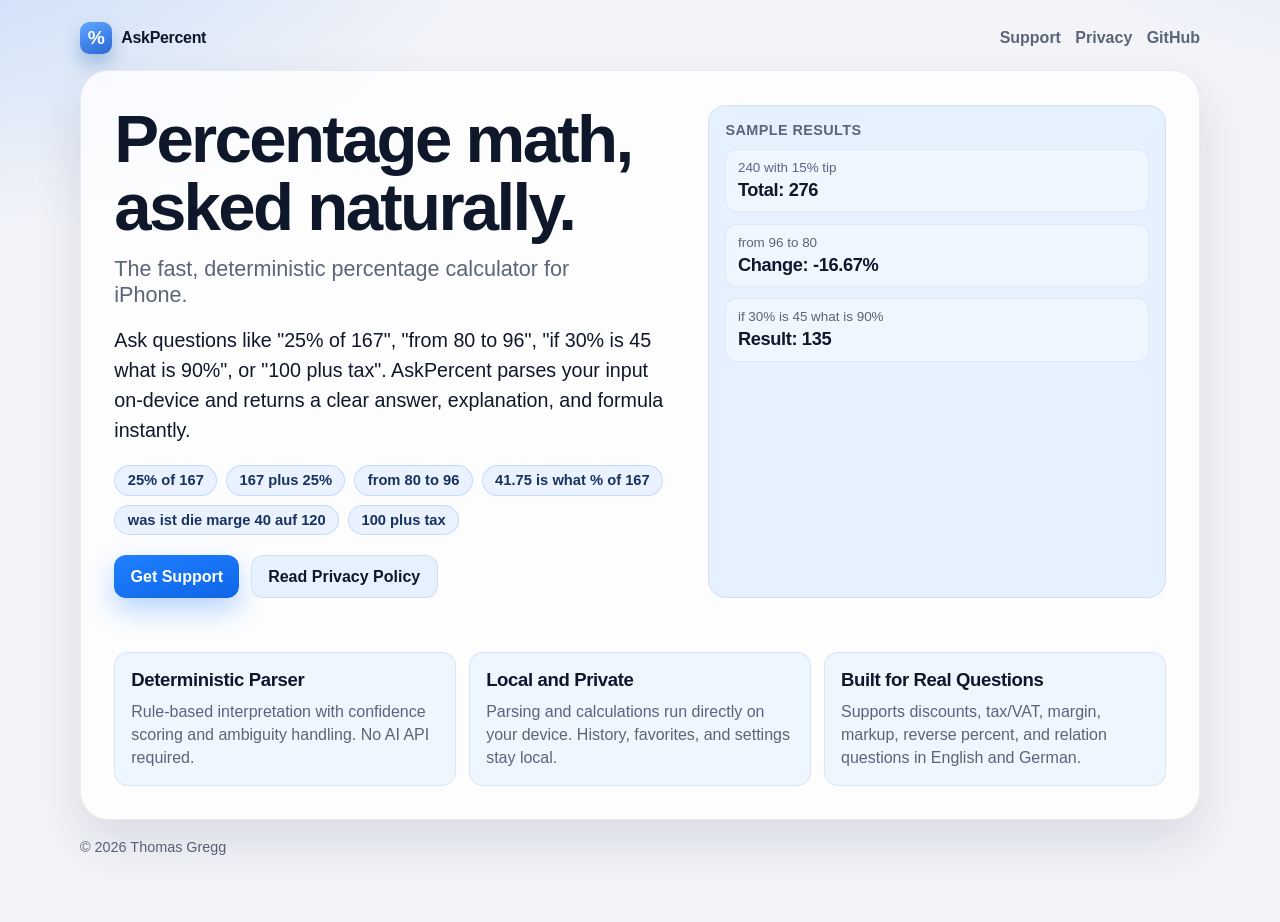
<file: docs/index.html>
<!doctype html>
<html lang="en">
  <head>
    <meta charset="utf-8" />
    <meta name="viewport" content="width=device-width, initial-scale=1" />
    <title>AskPercent - Percentage Calculator for iPhone</title>
    <meta
      name="description"
      content="AskPercent is a natural-language percentage calculator for iPhone. Ask plain-English or German percentage questions and get instant local results."
    />
    <meta name="theme-color" content="#1f80ff" />
    <link rel="stylesheet" href="./styles.css" />
  </head>
  <body>
    <main class="page">
      <header class="topbar">
        <a class="brand" href="./index.html" aria-label="AskPercent Home">
          <span class="badge">%</span>
          <span>AskPercent</span>
        </a>
        <nav class="nav" aria-label="Primary">
          <a href="./support.html">Support</a>
          <a href="./privacy.html">Privacy</a>
          <a href="https://github.com/thomasgregg/AskPercent">GitHub</a>
        </nav>
      </header>

      <section class="panel hero">
        <div>
          <h1>Percentage math,<br />asked naturally.</h1>
          <p class="subtitle">
            The fast, deterministic percentage calculator for iPhone.
          </p>
          <p class="lead">
            Ask questions like "25% of 167", "from 80 to 96", "if 30% is 45 what
            is 90%", or "100 plus tax". AskPercent parses your input on-device and
            returns a clear answer, explanation, and formula instantly.
          </p>

          <div class="chips" aria-label="Example queries">
            <span class="chip">25% of 167</span>
            <span class="chip">167 plus 25%</span>
            <span class="chip">from 80 to 96</span>
            <span class="chip">41.75 is what % of 167</span>
            <span class="chip">was ist die marge 40 auf 120</span>
            <span class="chip">100 plus tax</span>
          </div>

          <div class="cta-row">
            <a class="btn-primary" href="./support.html">Get Support</a>
            <a class="btn-secondary" href="./privacy.html">Read Privacy Policy</a>
          </div>
        </div>

        <aside class="preview" aria-label="Sample result preview">
          <div class="preview-title">Sample Results</div>
          <div class="preview-row">
            <div class="preview-q">240 with 15% tip</div>
            <div class="preview-a">Total: 276</div>
          </div>
          <div class="preview-row">
            <div class="preview-q">from 96 to 80</div>
            <div class="preview-a">Change: -16.67%</div>
          </div>
          <div class="preview-row">
            <div class="preview-q">if 30% is 45 what is 90%</div>
            <div class="preview-a">Result: 135</div>
          </div>
        </aside>

        <div class="grid" role="list" aria-label="Highlights">
          <article class="tile" role="listitem">
            <h3>Deterministic Parser</h3>
            <p>
              Rule-based interpretation with confidence scoring and ambiguity
              handling. No AI API required.
            </p>
          </article>
          <article class="tile" role="listitem">
            <h3>Local and Private</h3>
            <p>
              Parsing and calculations run directly on your device. History,
              favorites, and settings stay local.
            </p>
          </article>
          <article class="tile" role="listitem">
            <h3>Built for Real Questions</h3>
            <p>
              Supports discounts, tax/VAT, margin, markup, reverse percent,
              and relation questions in English and German.
            </p>
          </article>
        </div>
      </section>

      <footer class="footer">&copy; 2026 Thomas Gregg</footer>
    </main>
  </body>
</html>
</file>
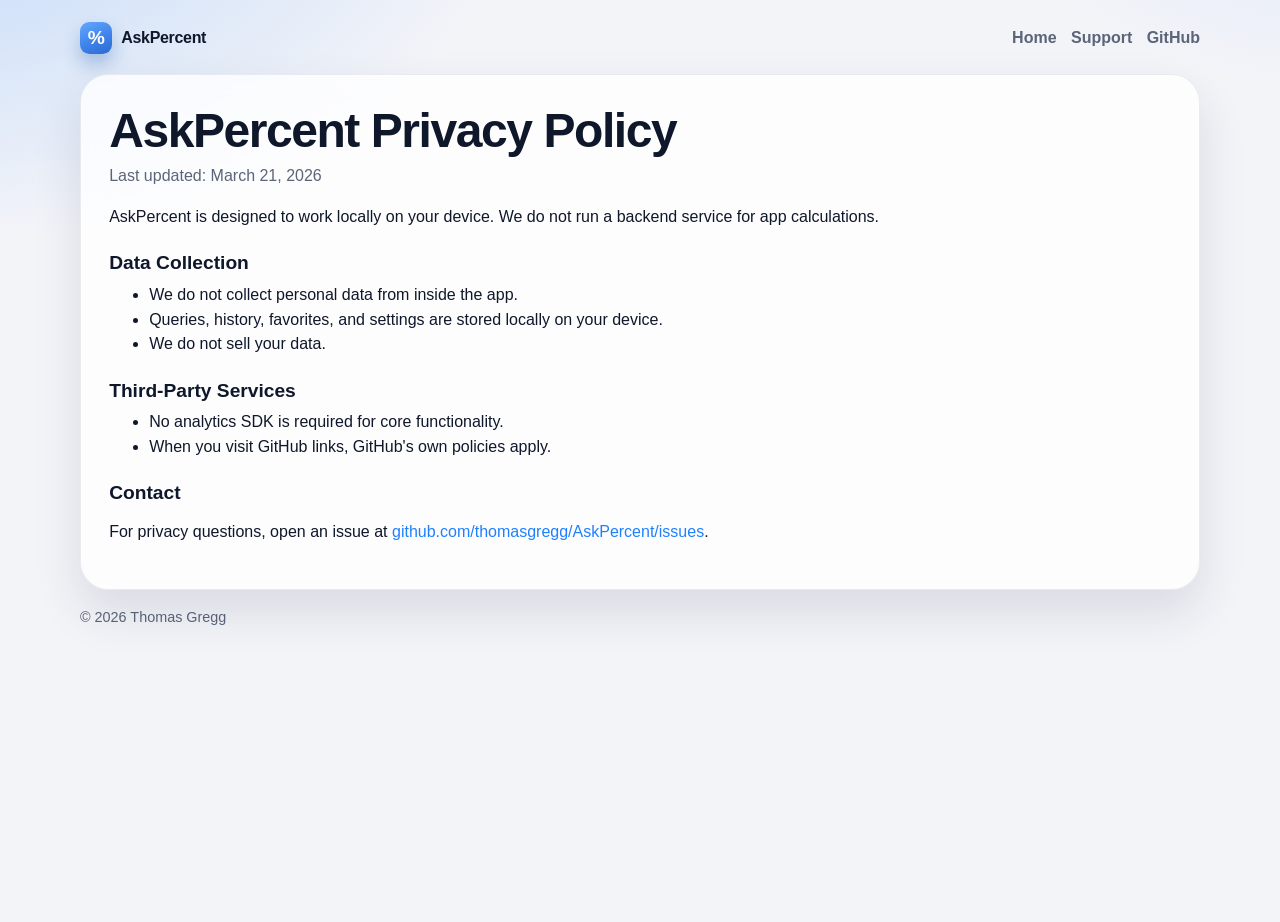
<file: docs/privacy.html>
<!doctype html>
<html lang="en">
  <head>
    <meta charset="utf-8" />
    <meta name="viewport" content="width=device-width, initial-scale=1" />
    <title>AskPercent Privacy Policy</title>
    <meta
      name="description"
      content="Privacy policy for AskPercent. Learn how data is handled in the app."
    />
    <meta name="theme-color" content="#1f80ff" />
    <link rel="stylesheet" href="./styles.css" />
  </head>
  <body>
    <main class="page">
      <header class="topbar">
        <a class="brand" href="./index.html" aria-label="AskPercent Home">
          <span class="badge">%</span>
          <span>AskPercent</span>
        </a>
        <nav class="nav" aria-label="Primary">
          <a href="./index.html">Home</a>
          <a href="./support.html">Support</a>
          <a href="https://github.com/thomasgregg/AskPercent">GitHub</a>
        </nav>
      </header>

      <section class="panel content">
        <h1>AskPercent Privacy Policy</h1>
        <p class="updated">Last updated: March 21, 2026</p>

        <p>
          AskPercent is designed to work locally on your device. We do not run
          a backend service for app calculations.
        </p>

        <h2>Data Collection</h2>
        <ul>
          <li>We do not collect personal data from inside the app.</li>
          <li>Queries, history, favorites, and settings are stored locally on your device.</li>
          <li>We do not sell your data.</li>
        </ul>

        <h2>Third-Party Services</h2>
        <ul>
          <li>No analytics SDK is required for core functionality.</li>
          <li>When you visit GitHub links, GitHub's own policies apply.</li>
        </ul>

        <h2>Contact</h2>
        <p>
          For privacy questions, open an issue at
          <a href="https://github.com/thomasgregg/AskPercent/issues"
            >github.com/thomasgregg/AskPercent/issues</a
          >.
        </p>
      </section>

      <footer class="footer">&copy; 2026 Thomas Gregg</footer>
    </main>
  </body>
</html>
</file>
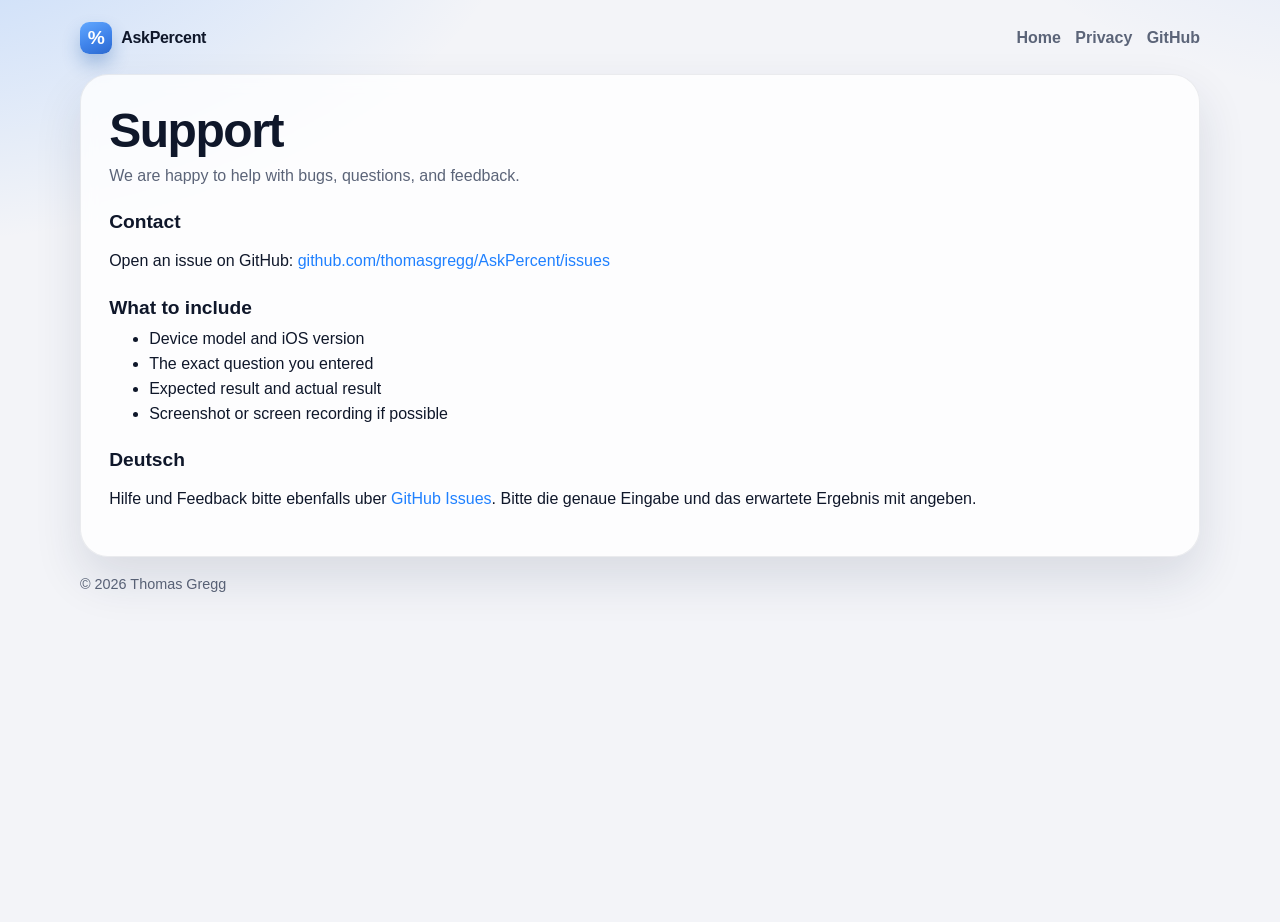
<file: docs/support.html>
<!doctype html>
<html lang="en">
  <head>
    <meta charset="utf-8" />
    <meta name="viewport" content="width=device-width, initial-scale=1" />
    <title>AskPercent Support</title>
    <meta
      name="description"
      content="Support page for AskPercent. Get help with bugs, parser behavior, and feature questions."
    />
    <meta name="theme-color" content="#1f80ff" />
    <link rel="stylesheet" href="./styles.css" />
  </head>
  <body>
    <main class="page">
      <header class="topbar">
        <a class="brand" href="./index.html" aria-label="AskPercent Home">
          <span class="badge">%</span>
          <span>AskPercent</span>
        </a>
        <nav class="nav" aria-label="Primary">
          <a href="./index.html">Home</a>
          <a href="./privacy.html">Privacy</a>
          <a href="https://github.com/thomasgregg/AskPercent">GitHub</a>
        </nav>
      </header>

      <section class="panel content">
        <h1>Support</h1>
        <p class="updated">We are happy to help with bugs, questions, and feedback.</p>

        <h2>Contact</h2>
        <p>
          Open an issue on GitHub:
          <a href="https://github.com/thomasgregg/AskPercent/issues"
            >github.com/thomasgregg/AskPercent/issues</a
          >
        </p>

        <h2>What to include</h2>
        <ul>
          <li>Device model and iOS version</li>
          <li>The exact question you entered</li>
          <li>Expected result and actual result</li>
          <li>Screenshot or screen recording if possible</li>
        </ul>

        <h2>Deutsch</h2>
        <p>
          Hilfe und Feedback bitte ebenfalls uber
          <a href="https://github.com/thomasgregg/AskPercent/issues">GitHub Issues</a>.
          Bitte die genaue Eingabe und das erwartete Ergebnis mit angeben.
        </p>
      </section>

      <footer class="footer">&copy; 2026 Thomas Gregg</footer>
    </main>
  </body>
</html>
</file>
<file: docs/styles.css>
:root {
  --bg: #f3f4f8;
  --surface: rgba(255, 255, 255, 0.78);
  --surface-strong: #ffffff;
  --stroke: rgba(21, 31, 56, 0.08);
  --text: #0f172a;
  --muted: #5b6478;
  --blue: #1f80ff;
  --blue-strong: #0e66e7;
  --chip: #eaf2ff;
  --shadow: 0 22px 48px rgba(26, 40, 73, 0.12);
  --radius-xl: 28px;
  --radius-lg: 20px;
  --radius-md: 14px;
}

@media (prefers-color-scheme: dark) {
  :root {
    --bg: #070b14;
    --surface: rgba(16, 22, 36, 0.82);
    --surface-strong: #131a2b;
    --stroke: rgba(134, 151, 188, 0.2);
    --text: #edf2ff;
    --muted: #a8b6d6;
    --blue: #4ca2ff;
    --blue-strong: #1f80ff;
    --chip: rgba(60, 122, 216, 0.2);
    --shadow: 0 22px 48px rgba(0, 0, 0, 0.45);
  }
}

* {
  box-sizing: border-box;
}

html,
body {
  margin: 0;
  padding: 0;
}

body {
  min-height: 100vh;
  font-family: "SF Pro Text", "SF Pro Display", -apple-system, BlinkMacSystemFont,
    "Segoe UI", sans-serif;
  color: var(--text);
  background:
    radial-gradient(1200px 700px at -10% -15%, rgba(31, 128, 255, 0.26), transparent 55%),
    radial-gradient(900px 600px at 110% -25%, rgba(89, 149, 255, 0.2), transparent 55%),
    var(--bg);
}

a {
  color: var(--blue);
  text-decoration: none;
}

a:hover {
  text-decoration: underline;
}

.page {
  width: min(1120px, calc(100% - 2.5rem));
  margin: 1.4rem auto 2.5rem;
}

.topbar {
  display: flex;
  justify-content: space-between;
  align-items: center;
  gap: 1rem;
  margin-bottom: 1rem;
}

.brand {
  display: inline-flex;
  align-items: center;
  gap: 0.58rem;
  color: var(--text);
  font-weight: 760;
  letter-spacing: -0.02em;
}

.badge {
  width: 2rem;
  height: 2rem;
  border-radius: 0.58rem;
  display: grid;
  place-items: center;
  color: #fff;
  font-weight: 800;
  font-size: 1.2rem;
  background: linear-gradient(155deg, #62a8ff 0%, #3f83ea 55%, #2c69cf 100%);
  box-shadow: 0 10px 18px rgba(24, 85, 170, 0.3);
}

.nav {
  display: flex;
  gap: 0.9rem;
  flex-wrap: wrap;
}

.nav a {
  color: var(--muted);
  font-weight: 610;
}

.panel {
  position: relative;
  background: var(--surface);
  border: 1px solid var(--stroke);
  border-radius: var(--radius-xl);
  box-shadow: var(--shadow);
  backdrop-filter: blur(8px);
}

.hero {
  padding: clamp(1.4rem, 2.6vw, 2.4rem);
  display: grid;
  grid-template-columns: 1.1fr 0.9fr;
  gap: clamp(1rem, 2.8vw, 2.2rem);
}

.hero h1 {
  margin: 0;
  font-size: clamp(2.2rem, 5.8vw, 4.2rem);
  line-height: 1.02;
  letter-spacing: -0.04em;
}

.subtitle {
  margin: 0.9rem 0 0;
  font-size: clamp(1.02rem, 2.4vw, 1.35rem);
  color: var(--muted);
  max-width: 42ch;
}

.lead {
  margin-top: 1.1rem;
  font-size: clamp(1rem, 2.1vw, 1.23rem);
  line-height: 1.52;
  max-width: 62ch;
}

.chips {
  margin-top: 1rem;
  display: flex;
  flex-wrap: wrap;
  gap: 0.55rem;
}

.chip {
  background: var(--chip);
  border: 1px solid color-mix(in oklab, var(--blue) 20%, transparent);
  color: color-mix(in oklab, var(--text) 72%, var(--blue));
  border-radius: 999px;
  padding: 0.4rem 0.78rem;
  font-size: 0.92rem;
  font-weight: 640;
}

.cta-row {
  margin-top: 1.25rem;
  display: flex;
  flex-wrap: wrap;
  gap: 0.72rem;
}

.btn-primary,
.btn-secondary {
  display: inline-flex;
  align-items: center;
  justify-content: center;
  border-radius: 12px;
  font-weight: 700;
  padding: 0.7rem 1.02rem;
}

.btn-primary {
  color: #fff;
  background: linear-gradient(165deg, var(--blue) 0%, var(--blue-strong) 100%);
  box-shadow: 0 12px 28px rgba(31, 128, 255, 0.32);
}

.btn-secondary {
  color: var(--text);
  border: 1px solid var(--stroke);
  background: color-mix(in oklab, var(--surface-strong) 88%, var(--blue) 12%);
}

.btn-primary:hover,
.btn-secondary:hover {
  text-decoration: none;
}

.preview {
  align-self: stretch;
  border: 1px solid var(--stroke);
  border-radius: 18px;
  background: color-mix(in oklab, var(--surface-strong) 88%, var(--blue) 12%);
  padding: 1rem;
  display: flex;
  flex-direction: column;
  gap: 0.7rem;
}

.preview-title {
  color: var(--muted);
  font-size: 0.9rem;
  font-weight: 700;
  letter-spacing: 0.03em;
  text-transform: uppercase;
}

.preview-row {
  padding: 0.64rem 0.72rem;
  border-radius: 11px;
  border: 1px solid color-mix(in oklab, var(--stroke) 78%, transparent);
  background: color-mix(in oklab, var(--surface-strong) 92%, var(--blue) 8%);
}

.preview-q {
  color: var(--muted);
  font-size: 0.84rem;
  margin-bottom: 0.25rem;
}

.preview-a {
  font-size: 1.14rem;
  font-weight: 760;
  letter-spacing: -0.02em;
}

.grid {
  margin-top: 1.2rem;
  display: grid;
  grid-template-columns: repeat(auto-fit, minmax(220px, 1fr));
  gap: 0.82rem;
}

.hero > .grid {
  grid-column: 1 / -1;
}

.tile {
  border: 1px solid var(--stroke);
  border-radius: var(--radius-md);
  background: color-mix(in oklab, var(--surface-strong) 92%, var(--blue) 8%);
  padding: 1rem;
}

.tile h3 {
  margin: 0;
  font-size: 1.16rem;
  letter-spacing: -0.02em;
}

.tile p {
  margin: 0.52rem 0 0;
  color: var(--muted);
  line-height: 1.44;
}

.content {
  margin-top: 1.2rem;
  padding: clamp(1.2rem, 2.2vw, 2rem);
}

.content h1 {
  margin: 0;
  font-size: clamp(2rem, 4.8vw, 3rem);
  letter-spacing: -0.03em;
}

.content .updated {
  margin-top: 0.4rem;
  color: var(--muted);
}

.content h2 {
  margin: 1.4rem 0 0.54rem;
  font-size: 1.2rem;
}

.content p,
.content li {
  color: var(--text);
  line-height: 1.55;
}

.content ul {
  margin: 0.25rem 0 0.8rem;
}

.footer {
  margin-top: 1.2rem;
  color: var(--muted);
  font-size: 0.9rem;
}

@media (max-width: 900px) {
  .hero {
    grid-template-columns: 1fr;
  }
}

@media (max-width: 640px) {
  .page {
    width: calc(100% - 1.4rem);
    margin-top: 1rem;
  }

  .topbar {
    align-items: flex-start;
    flex-direction: column;
    gap: 0.45rem;
  }

  .nav {
    gap: 0.68rem;
  }

  .hero,
  .content {
    border-radius: 22px;
  }
}
</file>
